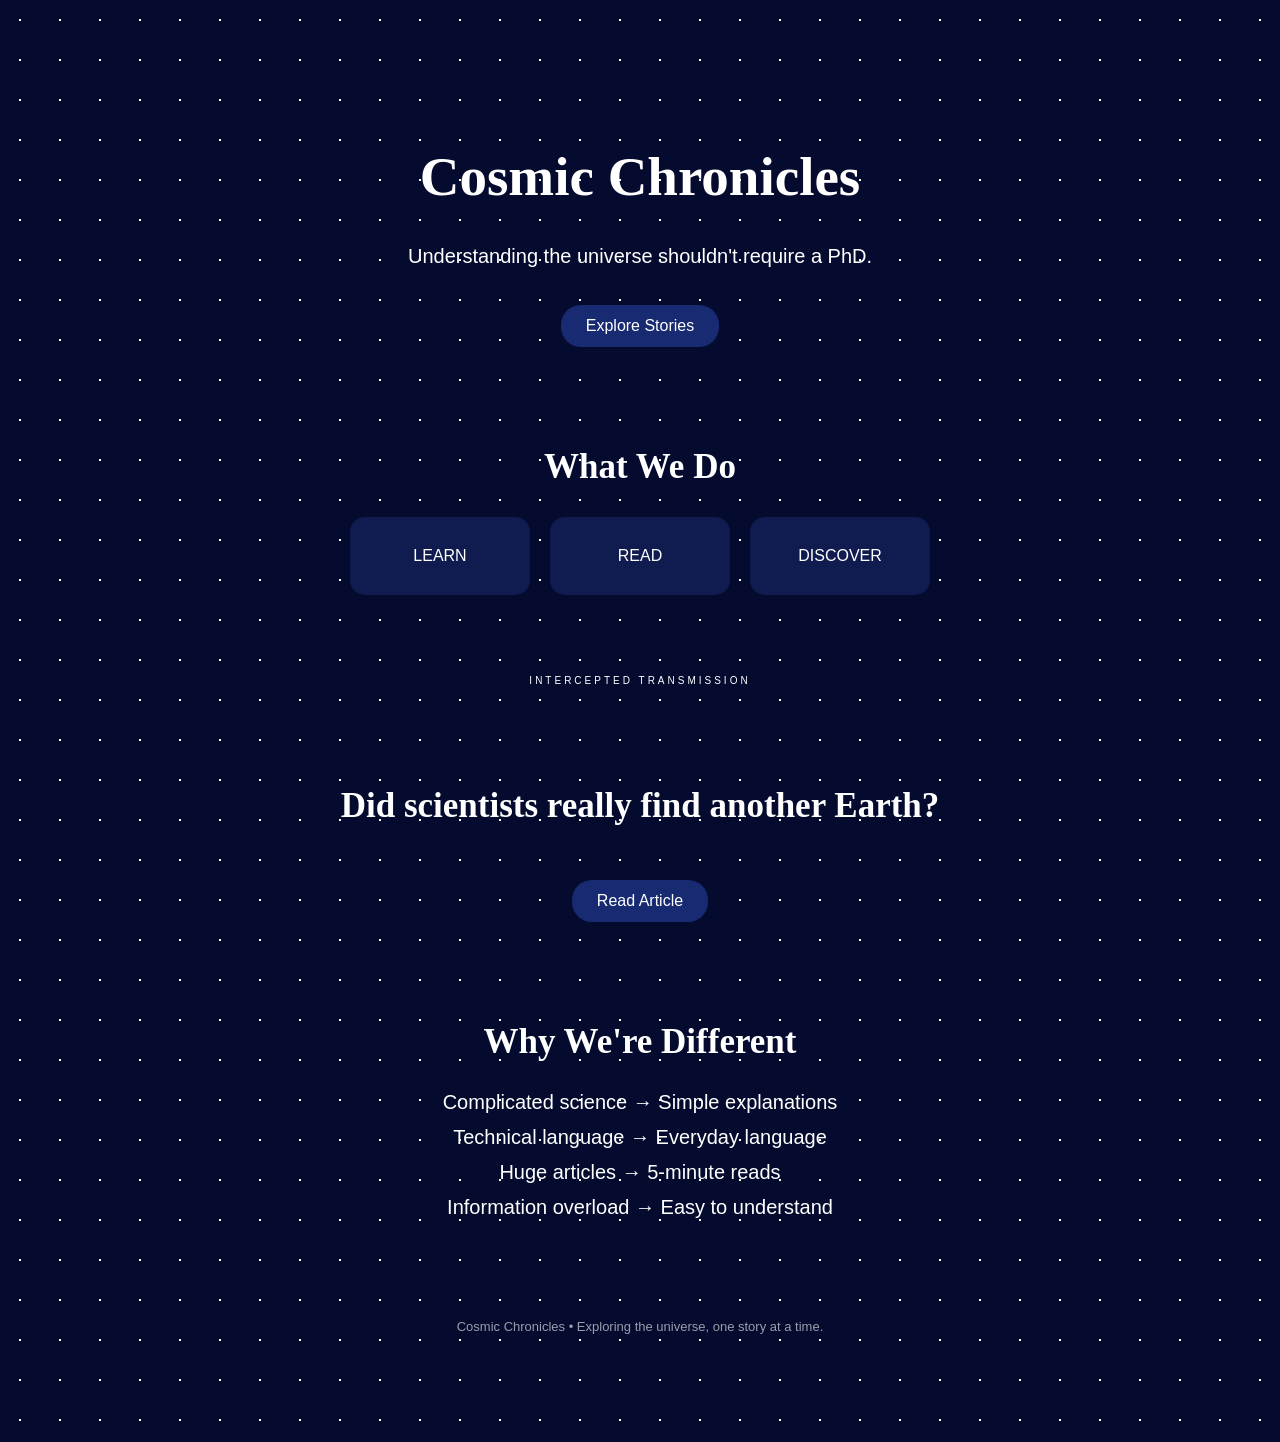
<file: index.html>
<!DOCTYPE html>
<html>
<head>
    <title>Cosmic Chronicles</title>
    <link rel="stylesheet" href="style.css">
</head>

<body>

    <h1>Cosmic Chronicles</h1>

    <p>Understanding the universe shouldn't require a PhD.</p>

    <a href="news.html">Explore Stories</a>
    <h2>What We Do</h2>

<div class="cards">
    <div>LEARN</div>
    <div>READ</div>
    <div>DISCOVER</div>
</div>
<p class="small">INTERCEPTED TRANSMISSION</p>

<h2>Did scientists really find another Earth?</h2>

<a href="#">Read Article</a>
<h2>Why We're Different</h2>

<p>Complicated science → Simple explanations</p>
<p>Technical language → Everyday language</p>
<p>Huge articles → 5-minute reads</p>
<p>Information overload → Easy to understand</p>
<footer>
    Cosmic Chronicles • Exploring the universe, one story at a time.
</footer>

</body>
</html>
</file>
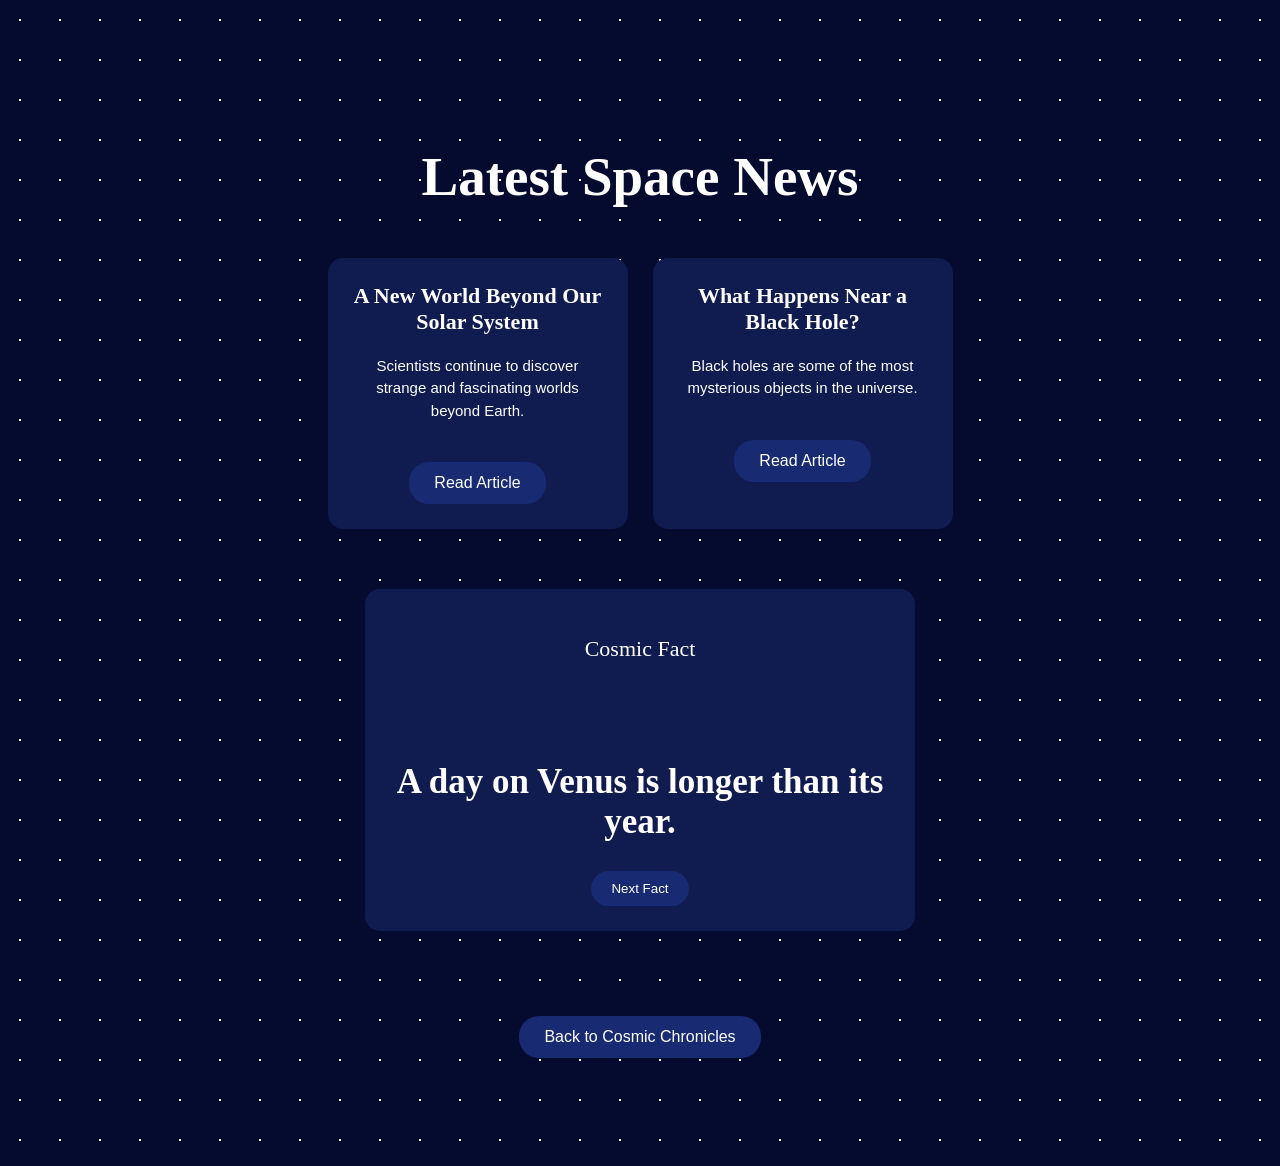
<file: news.html>
<!DOCTYPE html>
<html>
<head>
    <title>Latest Space News</title>
    <link rel="stylesheet" href="style.css">
</head>

<body>

    <h1>Latest Space News</h1>
    <div class="news">

    <div class="article">
        <h2>A New World Beyond Our Solar System</h2>
        <p>Scientists continue to discover strange and fascinating worlds beyond Earth.</p>
        <a href="#">Read Article</a>
    </div>

    <div class="article">
        <h2>What Happens Near a Black Hole?</h2>
        <p>Black holes are some of the most mysterious objects in the universe.</p>
        <a href="#">Read Article</a>
    </div>

</div>
<div class="fact">
    <p>Cosmic Fact</p>
    <h2 id="fact">A day on Venus is longer than its year.</h2>
    <button onclick="changeFact()">Next Fact</button>
</div>

<script>
function changeFact() {
    document.getElementById("fact").innerHTML =
    "There are more stars in the universe than grains of sand on Earth.";
}
</script>
<script>
function changeFact() {
    document.getElementById("fact").innerHTML =
    "There are more stars in the universe than grains of sand on Earth.";
}
</script>
<a href="index.html">Back to Cosmic Chronicles</a>


</body>
</html>
</file>
<file: style.css>
body {
    background: #050b2e;
    background-image: radial-gradient(white 1px, transparent 1px);
    background-size: 40px 40px;
    animation: stars 8s linear infinite;
    color: white;
    text-align: center;
    font-family: Arial, sans-serif;
    padding: 100px 20px;
}

h1 {
    font-size: 55px;
    font-family: cursive;
}

p {
    font-size: 20px;
}

a {
    display: inline-block;
    margin-top: 25px;
    padding: 12px 25px;
    background: #172a72;
    color: white;
    text-decoration: none;
    border-radius: 20px;
}
h2 {
    margin-top: 100px;
    font-family: cursive;
    font-size: 35px;
}

.cards {
    display: flex;
    justify-content: center;
    gap: 20px;
    margin-top: 30px;
}

.cards div {
    background: #101b4f;
    padding: 30px;
    width: 120px;
    border-radius: 15px;
}
.small {
    font-size: 10px;
    letter-spacing: 3px;
    margin-top: 80px;
}

h2 + p {
    margin-top: 20px;
}

body > p {
    margin: 12px;
}
.news {
    display: flex;
    justify-content: center;
    gap: 25px;
    margin-top: 50px;
}

.article {
    background: #101b4f;
    padding: 25px;
    width: 250px;
    border-radius: 15px;
}

.article h2 {
    margin-top: 0;
    font-size: 22px;
}

.article p {
    font-size: 15px;
    line-height: 1.5;
}
.fact {
    background: #101b4f;
    margin: 60px auto;
    padding: 25px;
    max-width: 500px;
    border-radius: 15px;
}

.fact p {
    font-family: cursive;
    font-size: 22px;
}

button {
    background: #172a72;
    color: white;
    border: none;
    padding: 10px 20px;
    border-radius: 20px;
    cursor: pointer;
}
@keyframes stars {
    from {
        background-position: 0 0;
    }
    to {
        background-position: 40px 40px;
    }
}
a:hover {
    background: #263d91;
}

.article:hover,
.cards div:hover,
.fact:hover {
    transform: translateY(-5px);
}
footer {
    margin-top: 100px;
    font-size: 13px;
    opacity: 0.6;
}
</file>
